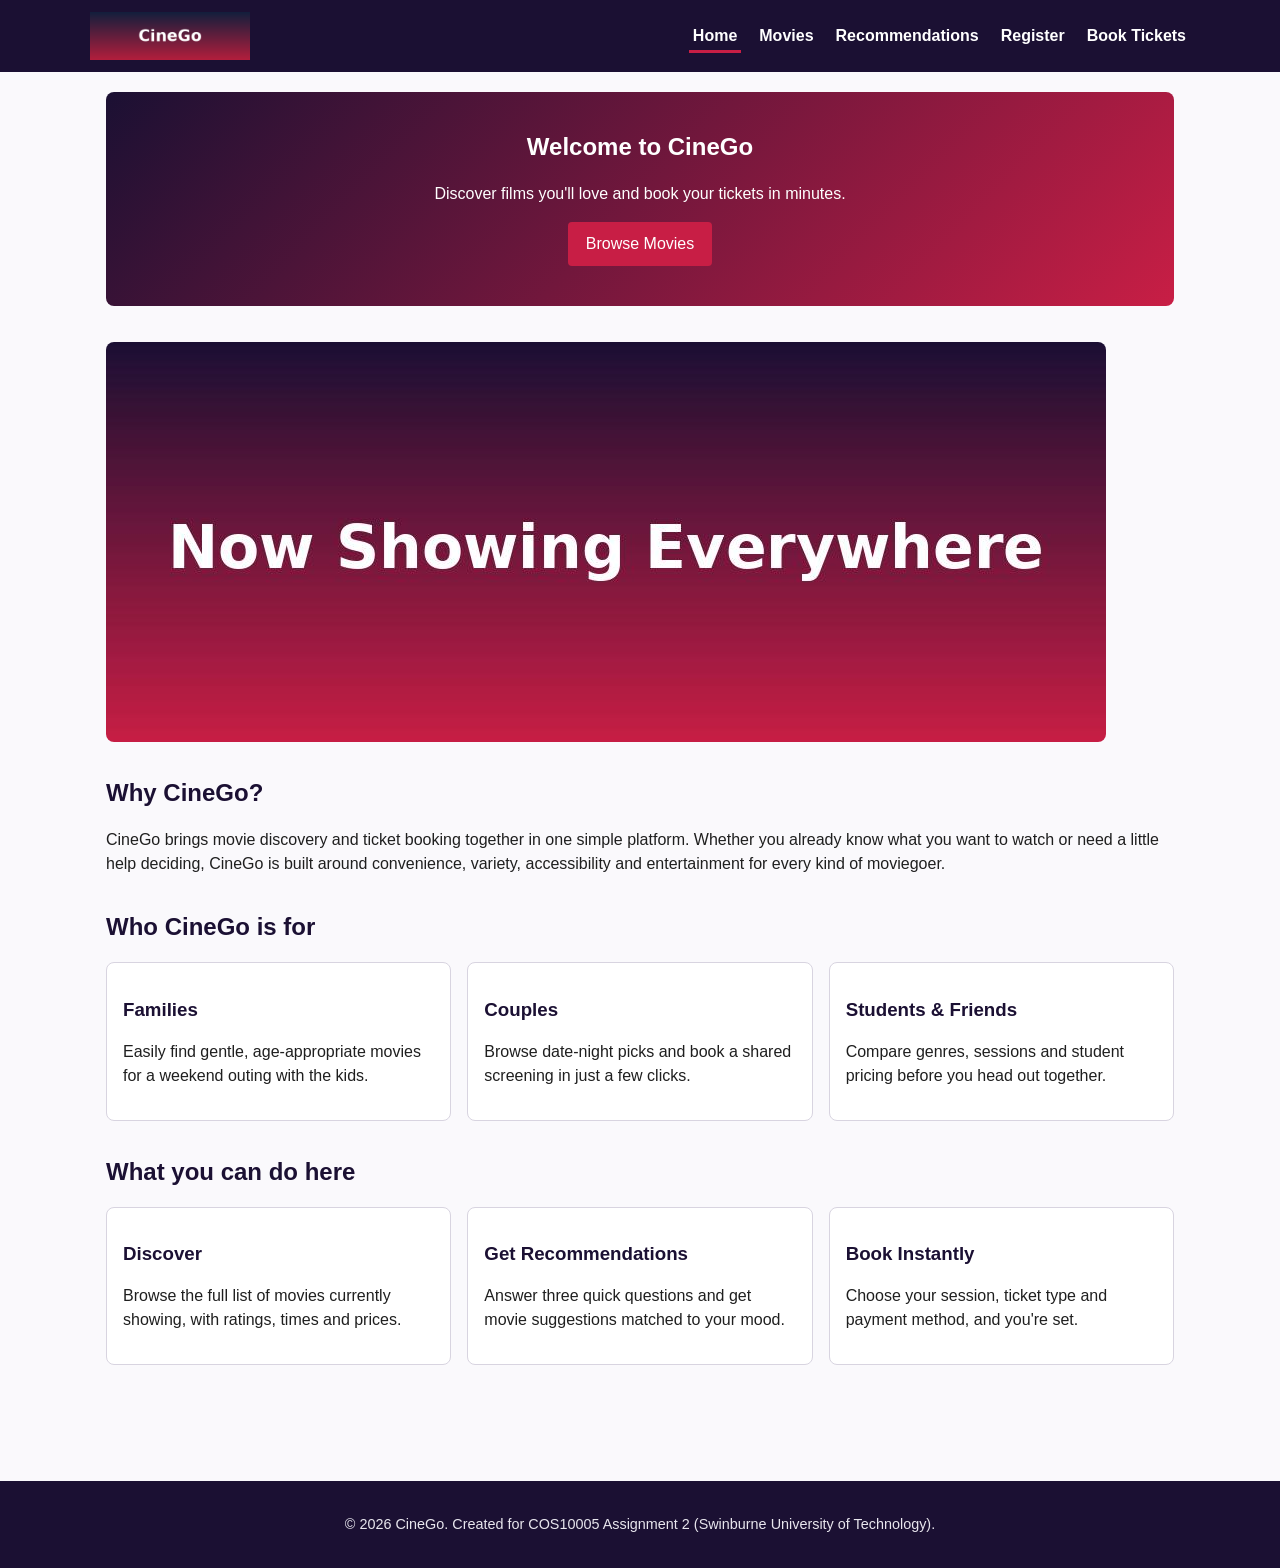
<file: index.html>
<!DOCTYPE html>
<html lang="en">
<head>
    <meta charset="UTF-8">
    <meta name="viewport" content="width=device-width, initial-scale=1.0">
    <meta name="description" content="CineGo - discover movies and book tickets online.">
    <meta name="author" content="Krrish">
    <title>CineGo - Home</title>
    <link rel="stylesheet" href="css/style.css">
    <script src="js/script.js"></script>
</head>
<body>
    <header>
        <div class="site-header-inner">
            <a href="index.html"><img class="logo" src="images/logo.png" alt="CineGo logo"></a>
            <nav aria-label="Main navigation">
                <ul>
                    <li><a href="index.html" class="active">Home</a></li>
                    <li><a href="movies.html">Movies</a></li>
                    <li><a href="recommend.html">Recommendations</a></li>
                    <li><a href="register.html">Register</a></li>
                    <li><a href="booking.html">Book Tickets</a></li>
                </ul>
            </nav>
        </div>
    </header>

    <main>
        <section class="hero">
            <h1>Welcome to CineGo</h1>
            <p>Discover films you'll love and book your tickets in minutes.</p>
            <a class="button" href="movies.html">Browse Movies</a>
        </section>

        <section>
            <img src="images/hero-cinema.jpg" alt="Banner reading 'Now Showing Everywhere', representing CineGo's current movie lineup" style="border-radius:8px;">
        </section>

        <section>
            <h2>Why CineGo?</h2>
            <p>
                CineGo brings movie discovery and ticket booking together in one simple
                platform. Whether you already know what you want to watch or need a
                little help deciding, CineGo is built around convenience, variety,
                accessibility and entertainment for every kind of moviegoer.
            </p>
        </section>

        <section>
            <h2>Who CineGo is for</h2>
            <div class="feature-grid">
                <article class="feature-card">
                    <h3>Families</h3>
                    <p>Easily find gentle, age-appropriate movies for a weekend outing with the kids.</p>
                </article>
                <article class="feature-card">
                    <h3>Couples</h3>
                    <p>Browse date-night picks and book a shared screening in just a few clicks.</p>
                </article>
                <article class="feature-card">
                    <h3>Students &amp; Friends</h3>
                    <p>Compare genres, sessions and student pricing before you head out together.</p>
                </article>
            </div>
        </section>

        <section>
            <h2>What you can do here</h2>
            <div class="feature-grid">
                <article class="feature-card">
                    <h3>Discover</h3>
                    <p>Browse the full list of movies currently showing, with ratings, times and prices.</p>
                </article>
                <article class="feature-card">
                    <h3>Get Recommendations</h3>
                    <p>Answer three quick questions and get movie suggestions matched to your mood.</p>
                </article>
                <article class="feature-card">
                    <h3>Book Instantly</h3>
                    <p>Choose your session, ticket type and payment method, and you're set.</p>
                </article>
            </div>
        </section>
    </main>

    <footer>
        <p>&copy; 2026 CineGo. Created for COS10005 Assignment 2 (Swinburne University of Technology).</p>
    </footer>
</body>
</html>
</file>
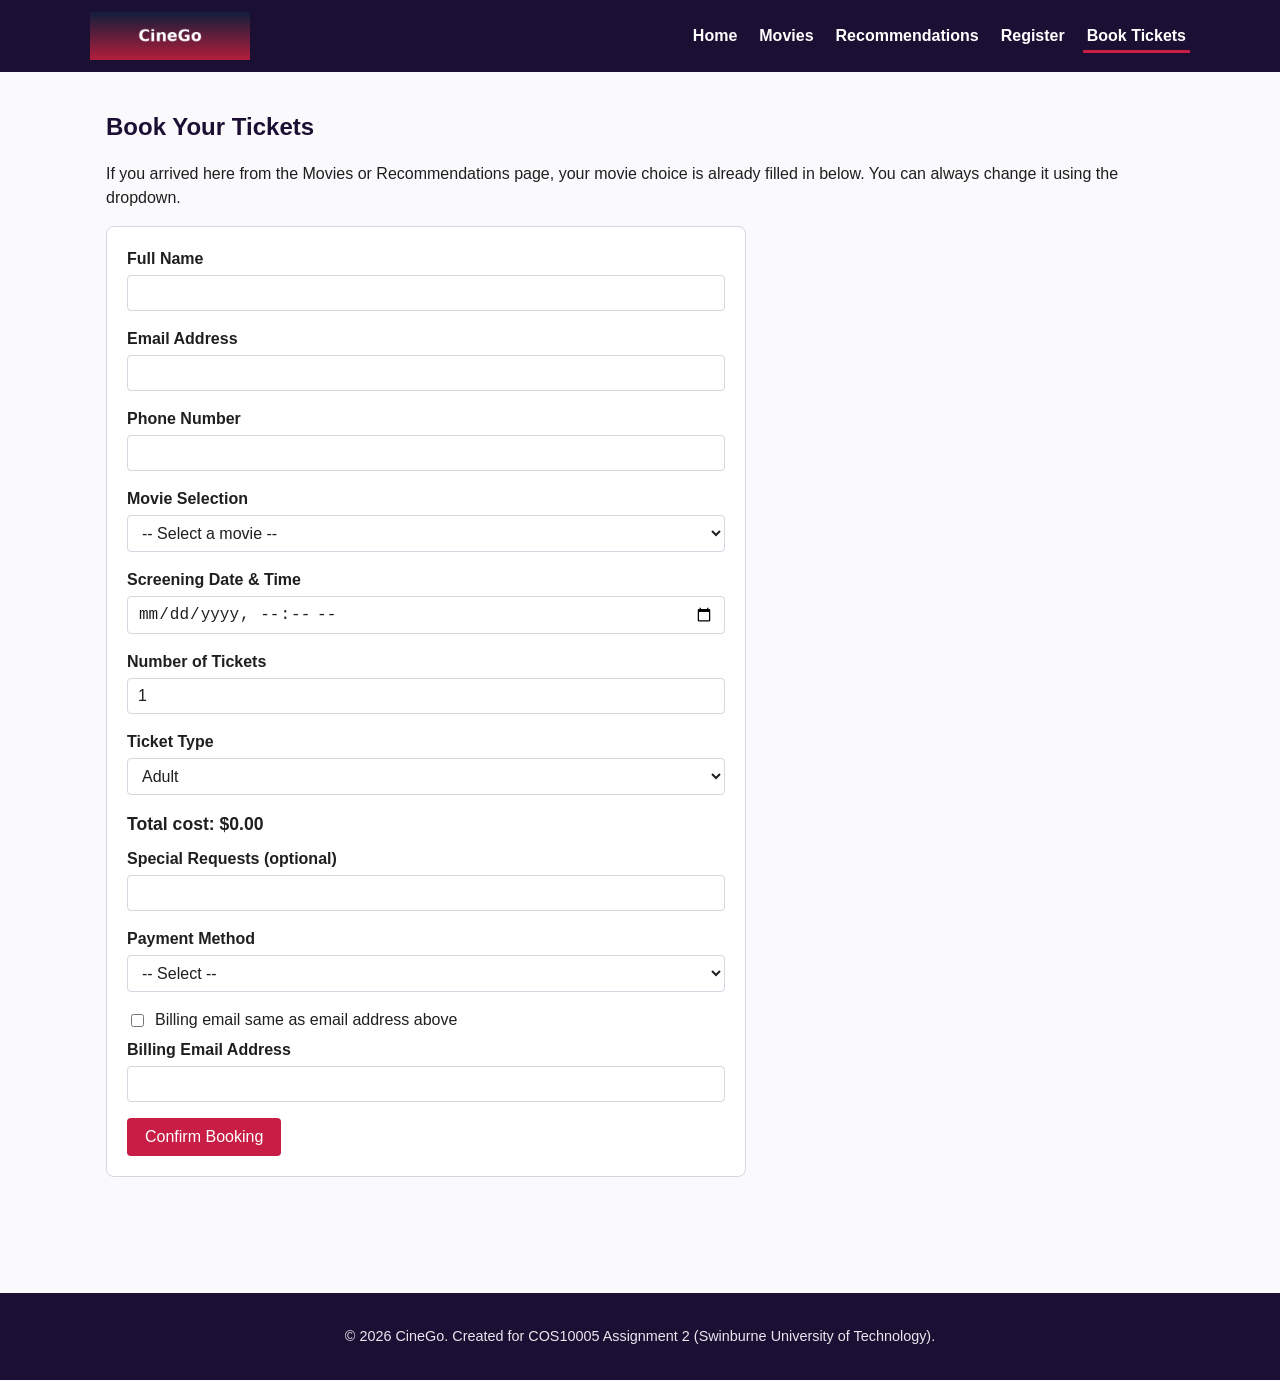
<file: booking.html>
<!DOCTYPE html>
<html lang="en">
<head>
    <meta charset="UTF-8">
    <meta name="viewport" content="width=device-width, initial-scale=1.0">
    <meta name="description" content="Book movie tickets on CineGo.">
    <meta name="author" content="Krrish">
    <title>CineGo - Book Tickets</title>
    <link rel="stylesheet" href="css/style.css">
    <script src="js/script.js"></script>
</head>
<body>
    <header>
        <div class="site-header-inner">
            <a href="index.html"><img class="logo" src="images/logo.png" alt="CineGo logo"></a>
            <nav aria-label="Main navigation">
                <ul>
                    <li><a href="index.html">Home</a></li>
                    <li><a href="movies.html">Movies</a></li>
                    <li><a href="recommend.html">Recommendations</a></li>
                    <li><a href="register.html">Register</a></li>
                    <li><a href="booking.html" class="active">Book Tickets</a></li>
                </ul>
            </nav>
        </div>
    </header>

    <main>
        <section>
            <h1>Book Your Tickets</h1>
            <p>
                If you arrived here from the Movies or Recommendations page, your movie
                choice is already filled in below. You can always change it using the
                dropdown.
            </p>

           
            <form id="bookingForm" method="POST" action="http://mercury.swin.edu.au/it000000/cos10005/regtest.php" novalidate>
                <div class="form-group">
                    <label for="fullName">Full Name</label>
                    <input type="text" id="fullName" name="fullName" autocomplete="name">
                </div>

                <div class="form-group">
                    <label for="bookingEmail">Email Address</label>
                    <input type="email" id="bookingEmail" name="bookingEmail" autocomplete="email">
                </div>

                <div class="form-group">
                    <label for="bookingPhone">Phone Number</label>
                    <input type="tel" id="bookingPhone" name="bookingPhone" autocomplete="tel">
                </div>

                <div class="form-group">
                    <label for="movieSelect">Movie Selection</label>
                    <!-- Options are added dynamically from the movies array in script.js -->
                    <select id="movieSelect" name="movieSelect">
                        <option value="">-- Select a movie --</option>
                    </select>
                </div>

                <div class="form-group">
                    <label for="screeningDateTime">Screening Date &amp; Time</label>
                    <input type="datetime-local" id="screeningDateTime" name="screeningDateTime">
                </div>

                <div class="form-group">
                    <label for="ticketCount">Number of Tickets</label>
                    <input type="number" id="ticketCount" name="ticketCount" min="1" value="1">
                </div>

                <div class="form-group">
                    <label for="ticketType">Ticket Type</label>
                    <select id="ticketType" name="ticketType">
                        <option value="Adult">Adult</option>
                        <option value="Child">Child</option>
                        <option value="Student">Student</option>
                    </select>
                </div>

                <p id="costDisplay">Total cost: $0.00</p>

                <div class="form-group">
                    <label for="specialRequests">Special Requests (optional)</label>
                    <input type="text" id="specialRequests" name="specialRequests">
                </div>

                <div class="form-group">
                    <label for="paymentMethod">Payment Method</label>
                    <select id="paymentMethod" name="paymentMethod">
                        <option value="">-- Select --</option>
                        <option value="Voucher">Voucher</option>
                        <option value="Online">Online Payment</option>
                    </select>
                </div>

                <div class="form-group" id="voucherGroup" hidden>
                    <label for="voucherCode">Voucher Code (12 digits)</label>
                    <input type="text" id="voucherCode" name="voucherCode" inputmode="numeric" maxlength="12">
                </div>

                <div class="form-group" id="cardGroup" hidden>
                    <label for="cardType">Card Type</label>
                    <select id="cardType" name="cardType">
                        <option value="Visa/Mastercard">Visa / Mastercard (16 digits)</option>
                        <option value="Amex">American Express (15 digits)</option>
                    </select>
                    <label for="cardNumber">Card Number (fake test data only)</label>
                    <input type="text" id="cardNumber" name="cardNumber" inputmode="numeric" maxlength="16">
                </div>

                <div class="form-group">
                    <div class="checkbox-row">
                        <input type="checkbox" id="sameAsEmail" name="sameAsEmail">
                        <label for="sameAsEmail">Billing email same as email address above</label>
                    </div>
                    <label for="billingEmail">Billing Email Address</label>
                    <input type="email" id="billingEmail" name="billingEmail" autocomplete="email">
                </div>

                <div id="bookingErrors" class="error-list"></div>
                <p id="bookingStatus" class="status-message"></p>

                <button type="submit">Confirm Booking</button>
            </form>
        </section>
    </main>

    <footer>
        <p>&copy; 2026 CineGo. Created for COS10005 Assignment 2 (Swinburne University of Technology).</p>
    </footer>
</body>
</html>
</file>
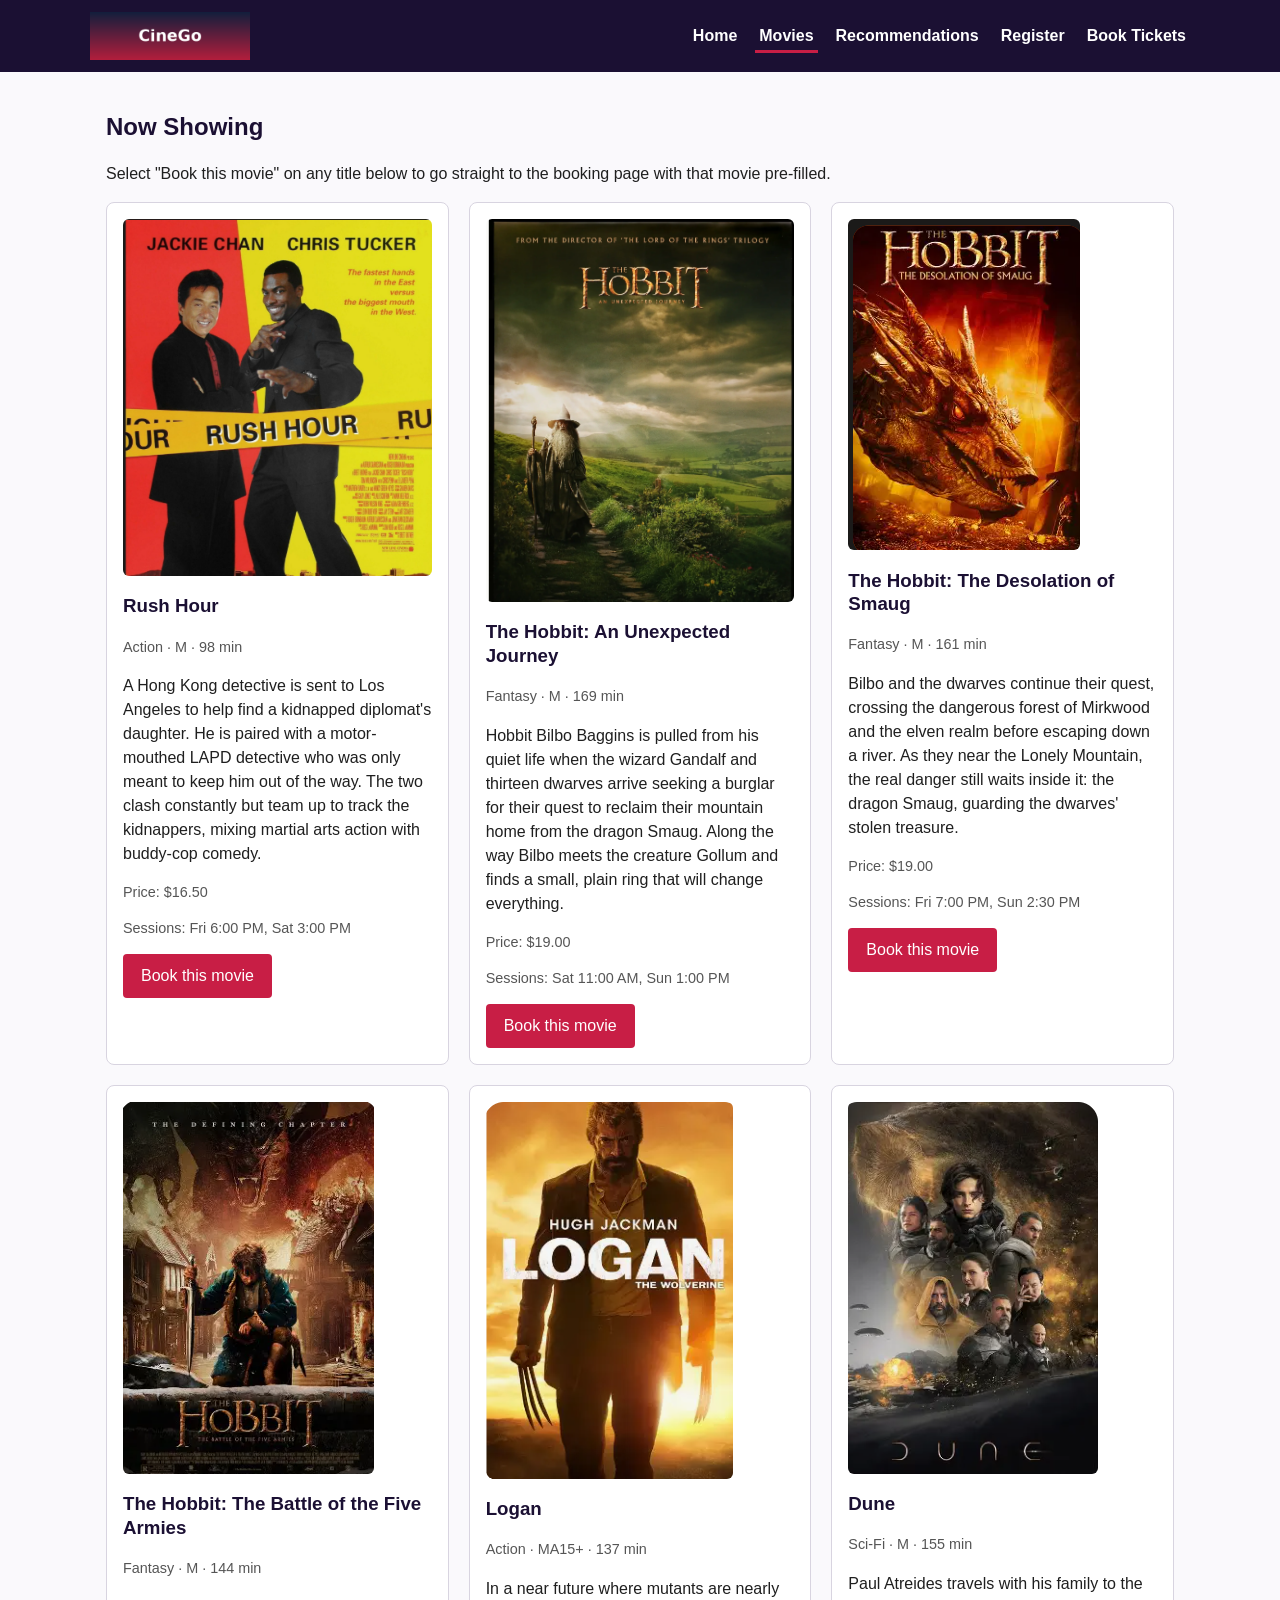
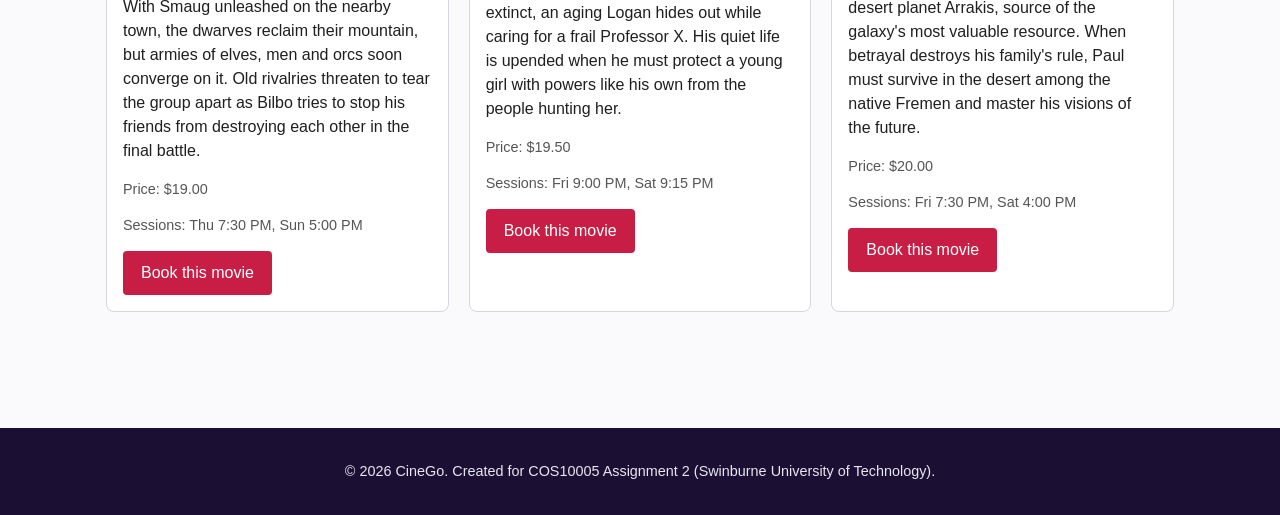
<file: movies.html>
<!DOCTYPE html>
<html lang="en">
<head>
    <meta charset="UTF-8">
    <meta name="viewport" content="width=device-width, initial-scale=1.0">
    <meta name="description" content="Browse movies currently showing on CineGo.">
    <meta name="author" content="Krrish">
    <title>CineGo - Movies</title>
    <link rel="stylesheet" href="css/style.css">
    <script src="js/script.js"></script>
</head>
<body>
    <header>
        <div class="site-header-inner">
            <a href="index.html"><img class="logo" src="images/logo.png" alt="CineGo logo"></a>
            <nav aria-label="Main navigation">
                <ul>
                    <li><a href="index.html">Home</a></li>
                    <li><a href="movies.html" class="active">Movies</a></li>
                    <li><a href="recommend.html">Recommendations</a></li>
                    <li><a href="register.html">Register</a></li>
                    <li><a href="booking.html">Book Tickets</a></li>
                </ul>
            </nav>
        </div>
    </header>

    <main>
        <section>
            <h1>Now Showing</h1>
            <p>Select "Book this movie" on any title below to go straight to the booking page with that movie pre-filled.</p>
            <div id="movieList"></div>
        </section>
    </main>

    <footer>
        <p>&copy; 2026 CineGo. Created for COS10005 Assignment 2 (Swinburne University of Technology).</p>
    </footer>
</body>
</html>
</file>
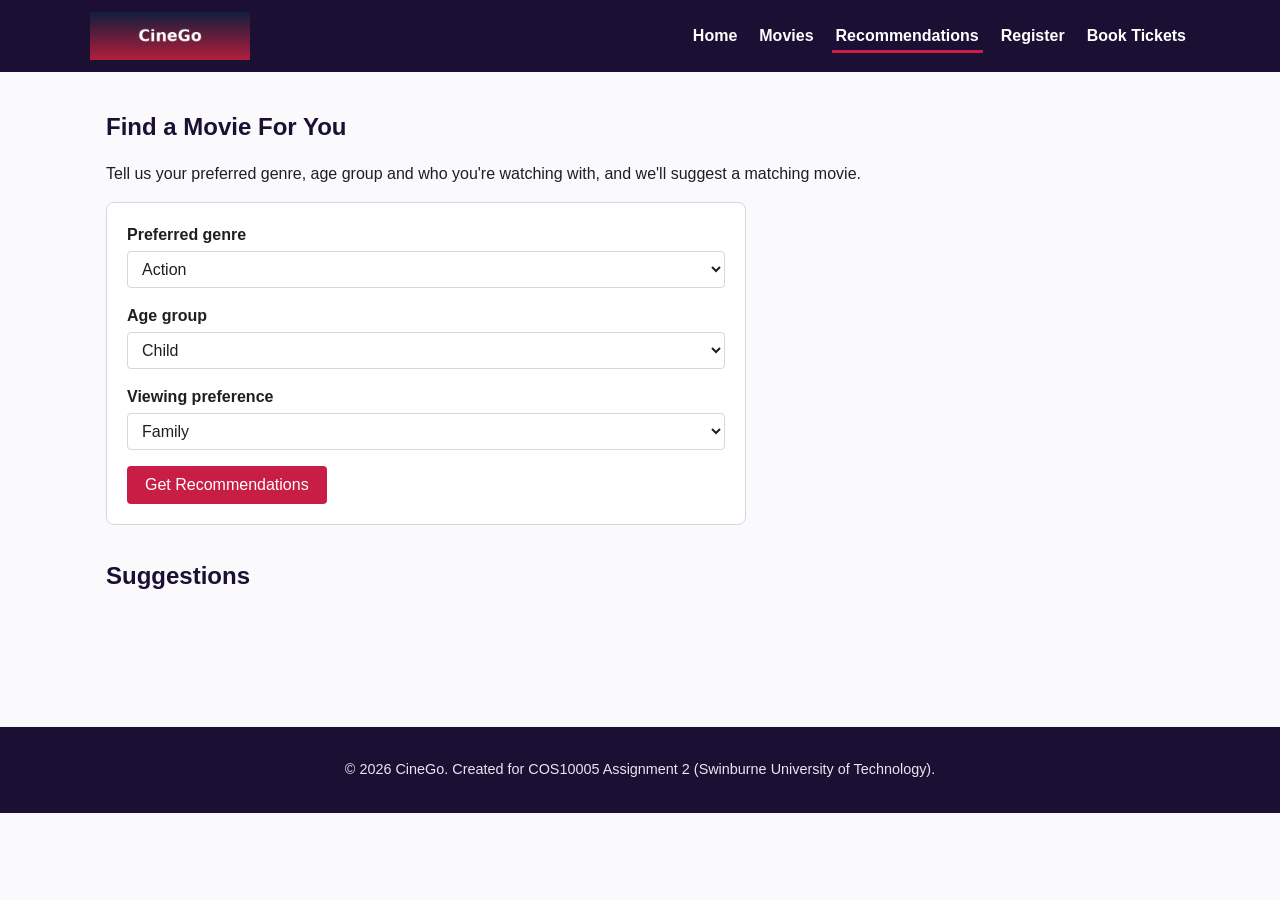
<file: recommend.html>
<!DOCTYPE html>
<html lang="en">
<head>
    <meta charset="UTF-8">
    <meta name="viewport" content="width=device-width, initial-scale=1.0">
    <meta name="description" content="Get a movie recommendation based on your preferences on CineGo.">
    <meta name="author" content="Krrish">
    <title>CineGo - Recommendations</title>
    <link rel="stylesheet" href="css/style.css">
    <script src="js/script.js"></script>
</head>
<body>
    <header>
        <div class="site-header-inner">
            <a href="index.html"><img class="logo" src="images/logo.png" alt="CineGo logo"></a>
            <nav aria-label="Main navigation">
                <ul>
                    <li><a href="index.html">Home</a></li>
                    <li><a href="movies.html">Movies</a></li>
                    <li><a href="recommend.html" class="active">Recommendations</a></li>
                    <li><a href="register.html">Register</a></li>
                    <li><a href="booking.html">Book Tickets</a></li>
                </ul>
            </nav>
        </div>
    </header>

    <main>
        <section>
            <h1>Find a Movie For You</h1>
            <p>Tell us your preferred genre, age group and who you're watching with, and we'll suggest a matching movie.</p>

            <form id="recommendForm">
                <div class="form-group">
                    <label for="genre">Preferred genre</label>
                    <select id="genre" name="genre" required>
                        <option value="Action">Action</option>
                        <option value="Fantasy">Fantasy</option>
                        <option value="Sci-Fi">Sci-Fi</option>
                        <option value="Comedy">Comedy</option>
                        <option value="Animation">Animation</option>
                        <option value="Drama">Drama</option>
                        <option value="Horror">Horror</option>
                        <option value="Romance">Romance</option>
                    </select>
                </div>

                <div class="form-group">
                    <label for="ageGroup">Age group</label>
                    <select id="ageGroup" name="ageGroup" required>
                        <option value="Child">Child</option>
                        <option value="Teen">Teen</option>
                        <option value="Adult">Adult</option>
                    </select>
                </div>

                <div class="form-group">
                    <label for="viewing">Viewing preference</label>
                    <select id="viewing" name="viewing" required>
                        <option value="Family">Family</option>
                        <option value="Date Night">Date Night</option>
                        <option value="Friends">Friends</option>
                        <option value="Solo">Solo</option>
                    </select>
                </div>

                <button type="submit">Get Recommendations</button>
            </form>
        </section>

        <section>
            <h2>Suggestions</h2>
            <!-- Populated by js/script.js (initRecommendPage / renderRecommendations) -->
            <div id="recommendResults"></div>
        </section>
    </main>

    <footer>
        <p>&copy; 2026 CineGo. Created for COS10005 Assignment 2 (Swinburne University of Technology).</p>
    </footer>
</body>
</html>
</file>
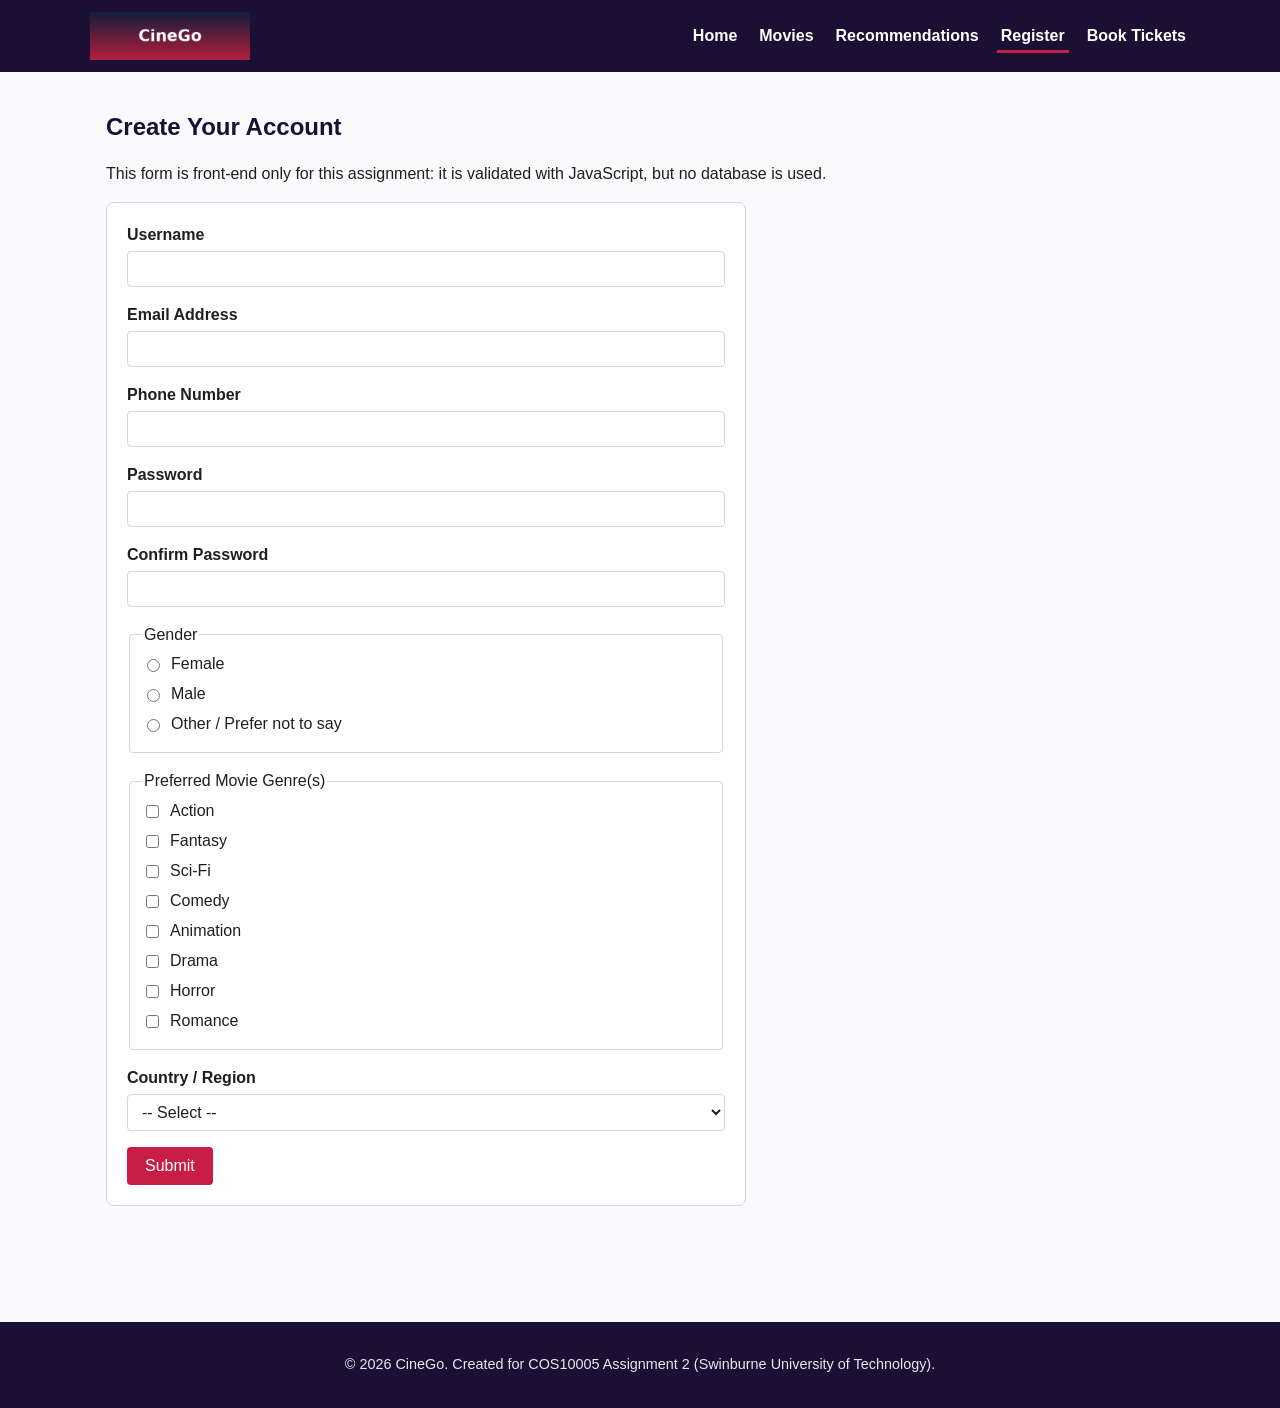
<file: register.html>
<!DOCTYPE html>
<html lang="en">
<head>
    <meta charset="UTF-8">
    <meta name="viewport" content="width=device-width, initial-scale=1.0">
    <meta name="description" content="Create a CineGo account.">
    <meta name="author" content="Krrish">
    <title>CineGo - Register</title>
    <link rel="stylesheet" href="css/style.css">
    <script src="js/script.js"></script>
</head>
<body>
    <header>
        <div class="site-header-inner">
            <a href="index.html"><img class="logo" src="images/logo.png" alt="CineGo logo"></a>
            <nav aria-label="Main navigation">
                <ul>
                    <li><a href="index.html">Home</a></li>
                    <li><a href="movies.html">Movies</a></li>
                    <li><a href="recommend.html">Recommendations</a></li>
                    <li><a href="register.html" class="active">Register</a></li>
                    <li><a href="booking.html">Book Tickets</a></li>
                </ul>
            </nav>
        </div>
    </header>

    <main>
        <section>
            <h1>Create Your Account</h1>
            <p>This form is front-end only for this assignment: it is validated with JavaScript, but no database is used.</p>

            <!-- Validation handled entirely by js/script.js (initRegisterPage). Submission is
                 intentionally not sent anywhere, since no backend/database is required. -->
            <form id="registerForm" novalidate>
                <div class="form-group">
                    <label for="username">Username</label>
                    <input type="text" id="username" name="username" autocomplete="username">
                </div>

                <div class="form-group">
                    <label for="email">Email Address</label>
                    <input type="email" id="email" name="email" autocomplete="email">
                </div>

                <div class="form-group">
                    <label for="phone">Phone Number</label>
                    <input type="tel" id="phone" name="phone" autocomplete="tel">
                </div>

                <div class="form-group">
                    <label for="password">Password</label>
                    <input type="password" id="password" name="password" autocomplete="new-password">
                </div>

                <div class="form-group">
                    <label for="confirmPassword">Confirm Password</label>
                    <input type="password" id="confirmPassword" name="confirmPassword" autocomplete="new-password">
                </div>

                <fieldset>
                    <legend>Gender</legend>
                    <div class="radio-row">
                        <input type="radio" id="genderFemale" name="gender" value="Female">
                        <label for="genderFemale">Female</label>
                    </div>
                    <div class="radio-row">
                        <input type="radio" id="genderMale" name="gender" value="Male">
                        <label for="genderMale">Male</label>
                    </div>
                    <div class="radio-row">
                        <input type="radio" id="genderOther" name="gender" value="Other">
                        <label for="genderOther">Other / Prefer not to say</label>
                    </div>
                </fieldset>

                <fieldset>
                    <legend>Preferred Movie Genre(s)</legend>
                    <div class="checkbox-row">
                        <input type="checkbox" id="genreAction" name="prefGenre" value="Action">
                        <label for="genreAction">Action</label>
                    </div>
                    <div class="checkbox-row">
                        <input type="checkbox" id="genreFantasy" name="prefGenre" value="Fantasy">
                        <label for="genreFantasy">Fantasy</label>
                    </div>
                    <div class="checkbox-row">
                        <input type="checkbox" id="genreSciFi" name="prefGenre" value="Sci-Fi">
                        <label for="genreSciFi">Sci-Fi</label>
                    </div>
                    <div class="checkbox-row">
                        <input type="checkbox" id="genreComedy" name="prefGenre" value="Comedy">
                        <label for="genreComedy">Comedy</label>
                    </div>
                    <div class="checkbox-row">
                        <input type="checkbox" id="genreAnimation" name="prefGenre" value="Animation">
                        <label for="genreAnimation">Animation</label>
                    </div>
                    <div class="checkbox-row">
                        <input type="checkbox" id="genreDrama" name="prefGenre" value="Drama">
                        <label for="genreDrama">Drama</label>
                    </div>
                    <div class="checkbox-row">
                        <input type="checkbox" id="genreHorror" name="prefGenre" value="Horror">
                        <label for="genreHorror">Horror</label>
                    </div>
                    <div class="checkbox-row">
                        <input type="checkbox" id="genreRomance" name="prefGenre" value="Romance">
                        <label for="genreRomance">Romance</label>
                    </div>
                </fieldset>

                <div class="form-group">
                    <label for="country">Country / Region</label>
                    <select id="country" name="country">
                        <option value="">-- Select --</option>
                        <option value="Australia">Australia</option>
                        <option value="New Zealand">New Zealand</option>
                        <option value="United Kingdom">United Kingdom</option>
                        <option value="United States">United States</option>
                        <option value="India">India</option>
                        <option value="Other">Other</option>
                    </select>
                </div>

                <div id="registerErrors" class="error-list"></div>
                <p id="registerStatus" class="status-message"></p>

                <button type="submit">Submit</button>
            </form>
        </section>
    </main>

    <footer>
        <p>&copy; 2026 CineGo. Created for COS10005 Assignment 2 (Swinburne University of Technology).</p>
    </footer>
</body>
</html>
</file>
<file: css/style.css>
/* =========================================================================
     Mobile:  <= 767px   (base styles below, no media query needed)
     Tablet:  768px-1023px
     Desktop: >= 1024px
   ========================================================================= */

:root {
    --color-primary: #1b1033;
    --color-accent: #c81e45;
    --color-bg: #faf9fc;
    --color-text: #1f1f1f;
    --color-card-bg: #ffffff;
    --color-border: #d8d4e0;
    --max-width: 1100px;
}

* {
    box-sizing: border-box;
}

body {
    margin: 0;
    font-family: "Segoe UI", Arial, Helvetica, sans-serif;
    font-size: 16px;
    line-height: 1.5;
    color: var(--color-text);
    background-color: var(--color-bg);
}

h1, h2, h3, h4 {
    line-height: 1.25;
    color: var(--color-primary);
}

img {
    max-width: 100%;
    display: block;
}

a {
    color: var(--color-accent);
}

/* ---------- Header / Navigation ---------- */
header {
    background-color: var(--color-primary);
    color: #fff;
    padding: 12px 16px;
}

.site-header-inner {
    max-width: var(--max-width);
    margin: 0 auto;
    display: flex;
    flex-direction: column;
    gap: 10px;
}

header img.logo {
    height: 48px;
    width: auto;
}

nav ul {
    list-style: none;
    margin: 0;
    padding: 0;
    display: flex;
    flex-wrap: wrap;
    gap: 6px 14px;
}

nav a {
    color: #fff;
    text-decoration: none;
    padding: 6px 4px;
    border-bottom: 3px solid transparent;
    font-weight: 600;
}

nav a:hover,
nav a:focus {
    border-bottom-color: #fff;
}

nav a.active {
    border-bottom-color: var(--color-accent);
}

/* ---------- Main content ---------- */
main {
    max-width: var(--max-width);
    margin: 0 auto;
    padding: 20px 16px 48px;
}

section {
    margin-bottom: 36px;
}

/* ---------- Footer ---------- */
footer {
    background-color: var(--color-primary);
    color: #e8e6ee;
    text-align: center;
    padding: 18px 16px;
    margin-top: 32px;
    font-size: 0.9rem;
}

/* ---------- Buttons ---------- */
.button,
button,
input[type="submit"],
input[type="button"] {
    display: inline-block;
    background-color: var(--color-accent);
    color: #fff;
    border: none;
    padding: 10px 18px;
    border-radius: 4px;
    font-size: 1rem;
    text-decoration: none;
    cursor: pointer;
}

.button:hover,
button:hover,
input[type="submit"]:hover {
    background-color: #a3173a;
}

/* ---------- Movie cards (movies.html, recommend.html) ---------- */
#movieList,
#recommendResults {
    display: grid;
    grid-template-columns: 1fr;
    gap: 20px;
}

.movie-card {
    background-color: var(--color-card-bg);
    border: 1px solid var(--color-border);
    border-radius: 8px;
    padding: 16px;
}

.movie-card img {
    border-radius: 6px;
    margin-bottom: 10px;
}

.movie-meta {
    color: #555;
    font-size: 0.9rem;
}

/* ---------- Forms (register.html, booking.html, recommend.html) ---------- */
form {
    background-color: var(--color-card-bg);
    border: 1px solid var(--color-border);
    border-radius: 8px;
    padding: 20px;
    max-width: 640px;
}

.form-group {
    margin-bottom: 16px;
}

.form-group label {
    display: block;
    font-weight: 600;
    margin-bottom: 4px;
}

input[type="text"],
input[type="email"],
input[type="tel"],
input[type="password"],
input[type="number"],
input[type="datetime-local"],
select {
    width: 100%;
    padding: 8px 10px;
    border: 1px solid var(--color-border);
    border-radius: 4px;
    font-size: 1rem;
    background-color: #fff;
    color: var(--color-text);
}

fieldset {
    border: 1px solid var(--color-border);
    border-radius: 4px;
    margin-bottom: 16px;
}

.checkbox-row,
.radio-row {
    display: flex;
    align-items: center;
    gap: 8px;
    margin-bottom: 6px;
}

.checkbox-row label,
.radio-row label {
    font-weight: normal;
    margin: 0;
}

/* Error list styling: high-contrast so it's easy to notice */
.error-list,
.error-list ul {
    color: #8b0000;
}

.error-list ul {
    margin: 8px 0 0;
    padding-left: 20px;
}

.status-message {
    color: #0a6b2d;
    font-weight: 600;
}

#costDisplay {
    font-weight: 700;
    font-size: 1.1rem;
    margin: 10px 0;
}

/* ---------- Home page sections ---------- */
.hero {
    background: linear-gradient(135deg, var(--color-primary), var(--color-accent));
    color: #fff;
    padding: 40px 20px;
    border-radius: 8px;
    text-align: center;
}

.hero h1 {
    color: #fff;
    margin-top: 0;
}

.feature-grid {
    display: grid;
    grid-template-columns: 1fr;
    gap: 16px;
    margin-top: 20px;
}

.feature-card {
    background-color: var(--color-card-bg);
    border: 1px solid var(--color-border);
    border-radius: 8px;
    padding: 16px;
}

/* =========================================================================
   Tablet: 768px - 1023px
   ========================================================================= */
@media (min-width: 768px) {
    .site-header-inner {
        flex-direction: row;
        justify-content: space-between;
        align-items: center;
    }

    #movieList,
    #recommendResults,
    .feature-grid {
        grid-template-columns: repeat(2, 1fr);
    }
}

/* =========================================================================
   Desktop: >= 1024px
   ========================================================================= */
@media (min-width: 1024px) {
    #movieList,
    #recommendResults {
        grid-template-columns: repeat(3, 1fr);
    }

    .feature-grid {
        grid-template-columns: repeat(3, 1fr);
    }
}
</file>
